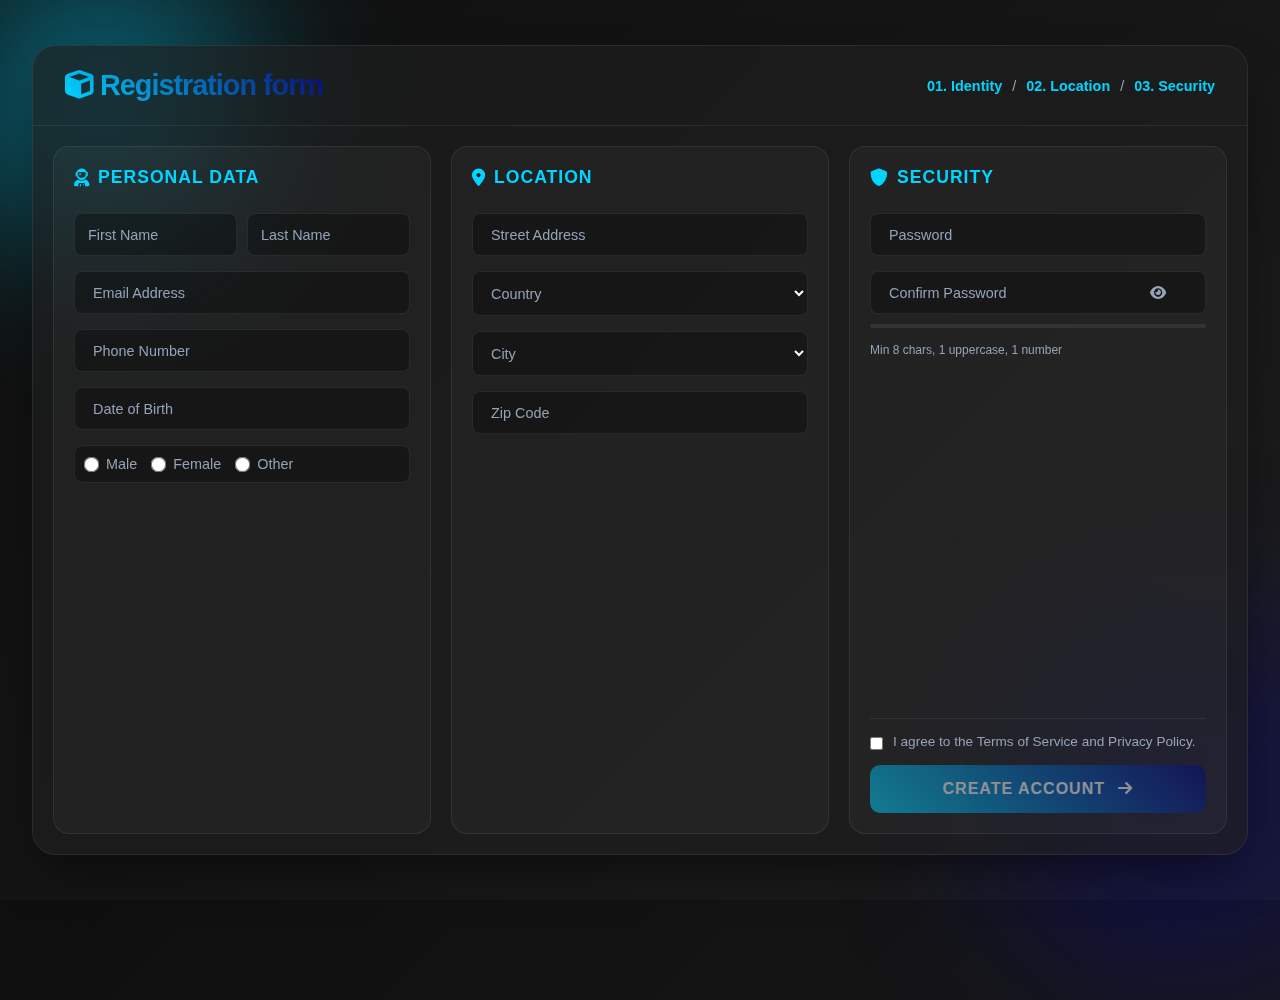
<file: web-source/index.html>
<!DOCTYPE html>
<html lang="en">
<head>
    <meta charset="UTF-8">
    <meta name="viewport" content="width=device-width, initial-scale=1.0">
    <title>Registration Dashboard</title>
    <link href="https://cdnjs.cloudflare.com/ajax/libs/font-awesome/6.0.0/css/all.min.css" rel="stylesheet">
    <link rel="stylesheet" href="style.css">
</head>
<body>

    <div class="bg-orb orb-1"></div>
    <div class="bg-orb orb-2"></div>

    <div class="app-container">
        <header>
            <div class="logo">
                <h1><i class="fas fa-cube"></i> Registration form</h1>
            </div>
            <div class="step-indicator">
                <span class="active">01. Identity</span>
                <span>/</span>
                <span class="active">02. Location</span>
                <span>/</span>
                <span class="active">03. Security</span>
            </div>
        </header>

        <form id="registrationForm" onsubmit="handleSubmit(event)">
            
            <!-- Column 1: Personal Info -->
            <div class="col-panel">
                <h2><i class="fas fa-user-astronaut"></i> Personal Data</h2>
                
                <div class="input-group" style="display: grid; grid-template-columns: 1fr 1fr; gap: 10px;">
                    <div style="position:relative">
                        <input type="text" id="firstname" placeholder=" " required>
                        <label for="firstname" style="left:10px">First Name</label>
                        <i class="fas fa-check valid-check" style="right:10px"></i>
                    </div>
                    <div style="position:relative">
                        <input type="text" id="lastname" placeholder=" " required>
                        <label for="lastname" style="left:10px">Last Name</label>
                        <i class="fas fa-check valid-check" style="right:10px"></i>
                    </div>
                </div>
                <span class="error" id="nameError"></span>

                <div class="input-group">
                    <input type="email" id="email" placeholder=" " required>
                    <label for="email">Email Address</label>
                    <i class="fas fa-check valid-check"></i>
                </div>
                <span class="error" id="emailError"></span>

                <div class="input-group">
                    <input type="tel" id="phone" placeholder=" " required>
                    <label for="phone">Phone Number</label>
                    <i class="fas fa-check valid-check"></i>
                </div>
                <span class="error" id="phoneError"></span>

                <div class="input-group">
                    <input type="text" onfocus="(this.type='date')" onblur="(this.type='text')" id="dob" placeholder=" " required>
                    <label for="dob">Date of Birth</label>
                </div>
                <span class="error" id="dobError"></span>

                <div class="radio-group">
                    <label class="radio-item">
                        <input type="radio" name="gender" value="male" required> Male
                    </label>
                    <label class="radio-item">
                        <input type="radio" name="gender" value="female"> Female
                    </label>
                    <label class="radio-item">
                        <input type="radio" name="gender" value="other"> Other
                    </label>
                </div>
                <span class="error" id="genderError"></span>
            </div>

            <!-- Column 2: Address -->
            <div class="col-panel">
                <h2><i class="fas fa-map-marker-alt"></i> Location</h2>

                <div class="input-group">
                    <input type="text" id="address" placeholder=" " required>
                    <label for="address">Street Address</label>
                </div>
                <span class="error" id="addressError"></span>

                <div class="input-group">
                    <select id="country" required onchange="this.setAttribute('valid', 'true')">
                        <option value="" disabled selected></option>
                        <option value="us">United States</option>
                        <option value="uk">United Kingdom</option>
                        <option value="ca">Canada</option>
                        <option value="in">India</option>
                        <option value="de">Germany</option>
                        <option value="au">Australia</option>
                        <option value="fr">France</option>
                        <option value="jp">Japan</option>
                    </select>
                    <label>Country</label>
                </div>
                <span class="error" id="countryError"></span>

                <div class="input-group" id="state-group" style="display: none;">
                    <select id="state" required>
                        <option value="" disabled selected></option>
                    </select>
                    <label>State</label>
                </div>
                <span class="error" id="stateError"></span>

                <div class="input-group">
                    <select id="city" required>
                        <option value="" disabled selected></option>
                    </select>
                    <label>City</label>
                </div>
                <span class="error" id="cityError"></span>

                <div class="input-group">
                    <input type="text" id="zip" placeholder=" " required>
                    <label for="zip">Zip Code</label>
                </div>
                <span class="error" id="zipError"></span>
            </div>

            <!-- Column 3: Security & Submit -->
            <div class="col-panel">
                <h2><i class="fas fa-shield-alt"></i> Security</h2>

                <div class="input-group">
                    <input type="password" id="password" placeholder=" " required>
                    <label for="password">Password</label>
                </div>
                <span class="error" id="passwordError"></span>

                <div class="input-group">
                    <input type="password" id="confirm_password" placeholder=" " required>
                    <label for="confirm_password">Confirm Password</label>
                    <i class="fas fa-eye toggle-password" data-target="confirm_password"></i>
                </div>
                <span class="error" id="confirm_passwordError"></span>

                <div id="password-strength" style="height: 4px; background: #333; border-radius: 2px; margin-top: -5px; overflow: hidden;">
                    <div id="strength-bar" style="width: 0%; height: 100%; transition: 0.3s;"></div>
                </div>
                <small id="strengthText" style="color: var(--text-muted); font-size: 0.75rem;">Min 8 chars, 1 uppercase, 1 number</small>

                <div class="action-area">
                    <label class="terms">
                        <input type="checkbox" required>
                        <span>I agree to the Terms of Service and Privacy Policy.</span>
                    </label>
                    <span class="error" id="termsError"></span>

                    <button type="submit" class="submit-btn" disabled>
                        Create Account <i class="fas fa-arrow-right" style="margin-left: 8px;"></i>
                    </button>
                </div>
            </div>
        </form>
    </div>

    <script src="script.js"></script>
</body>
</html>
</file>
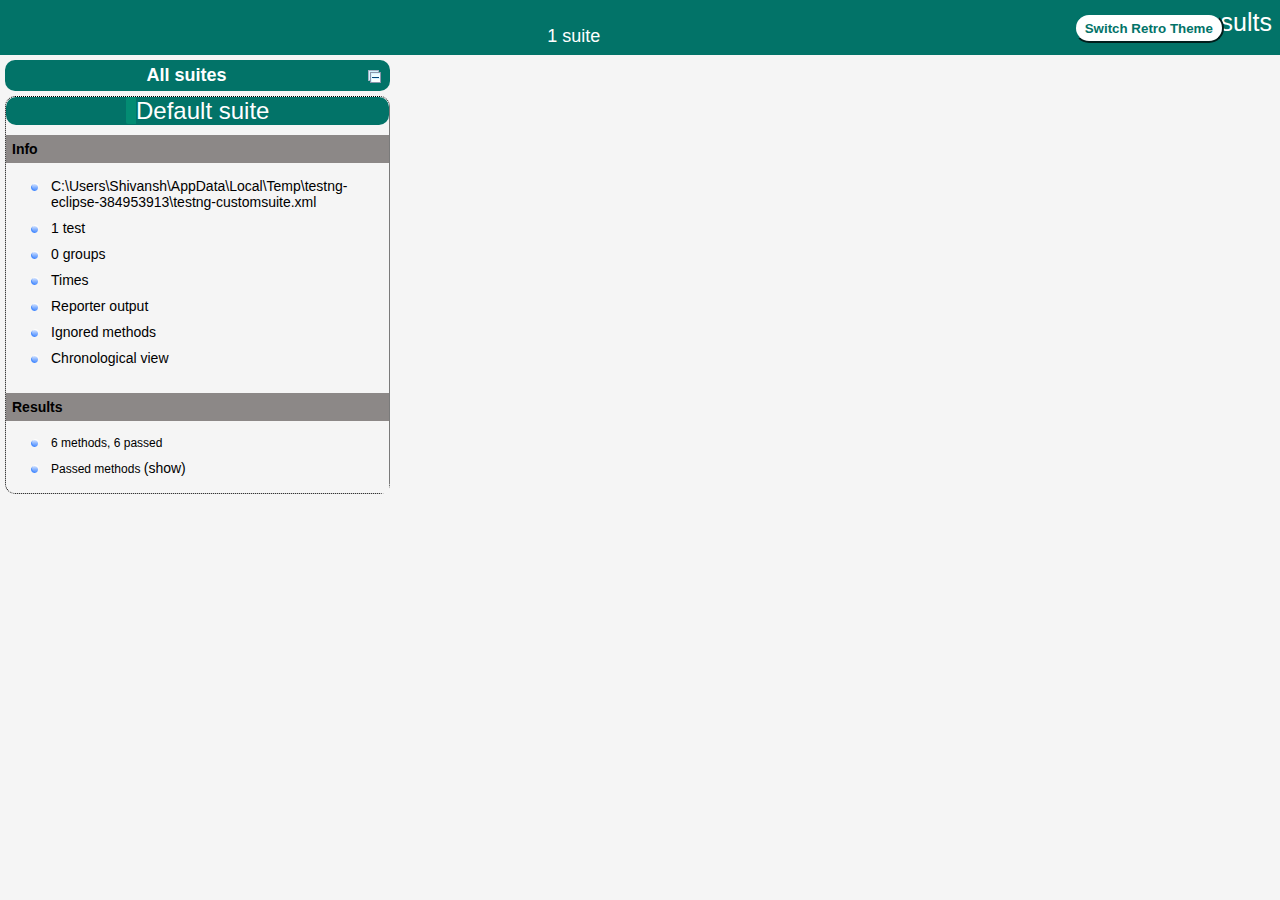
<file: automation-tests/test-output/index.html>
<!DOCTYPE html>

<html>
  <head>
  <meta charset='utf-8'>
  <title>TestNG reports</title>

    <link type="text/css" href="testng-reports1.css" rel="stylesheet" id="ultra" />
    <link type="text/css" href="testng-reports.css" rel="stylesheet" id="retro" disabled="false"/>
    <script type="text/javascript" src="jquery-3.6.0.min.js"></script>
    <script type="text/javascript" src="testng-reports.js"></script>
    <script type="text/javascript" src="https://www.google.com/jsapi"></script>
    <script type='text/javascript'>
      google.load('visualization', '1', {packages:['table']});
      google.setOnLoadCallback(drawTable);
      var suiteTableInitFunctions = new Array();
      var suiteTableData = new Array();
    </script>
    <!--
      <script type="text/javascript" src="jquery-ui/js/jquery-ui-1.8.16.custom.min.js"></script>
     -->
  </head>

  <body>    <div class="top-banner-root">
      <span class="top-banner-title-font">Test results</span>
      <button id="button" class="button">Switch Retro Theme</button> <!-- button -->
      <br/>
      <span class="top-banner-font-1">1 suite</span>
    </div> <!-- top-banner-root -->
    <div class="navigator-root">
      <div class="navigator-suite-header">
        <span>All suites</span>
        <a href="#" title="Collapse/expand all the suites" class="collapse-all-link">
          <img src="collapseall.gif" class="collapse-all-icon">
          </img> <!-- collapse-all-icon -->
        </a> <!-- collapse-all-link -->
      </div> <!-- navigator-suite-header -->
      <div class="suite">
        <div class="rounded-window">
          <div class="suite-header light-rounded-window-top">
            <a href="#" panel-name="suite-Default_suite" class="navigator-link">
              <span class="suite-name border-passed">Default suite</span>
            </a> <!-- navigator-link -->
          </div> <!-- suite-header light-rounded-window-top -->
          <div class="navigator-suite-content">
            <div class="suite-section-title">
              <span>Info</span>
            </div> <!-- suite-section-title -->
            <div class="suite-section-content">
              <ul>
                <li>
                  <a href="#" panel-name="test-xml-Default_suite" class="navigator-link ">
                    <span>C:\Users\Shivansh\AppData\Local\Temp\testng-eclipse-384953913\testng-customsuite.xml</span>
                  </a> <!-- navigator-link  -->
                </li>
                <li>
                  <a href="#" panel-name="testlist-Default_suite" class="navigator-link ">
                    <span class="test-stats">1 test</span>
                  </a> <!-- navigator-link  -->
                </li>
                <li>
                  <a href="#" panel-name="group-Default_suite" class="navigator-link ">
                    <span>0 groups</span>
                  </a> <!-- navigator-link  -->
                </li>
                <li>
                  <a href="#" panel-name="times-Default_suite" class="navigator-link ">
                    <span>Times</span>
                  </a> <!-- navigator-link  -->
                </li>
                <li>
                  <a href="#" panel-name="reporter-Default_suite" class="navigator-link ">
                    <span>Reporter output</span>
                  </a> <!-- navigator-link  -->
                </li>
                <li>
                  <a href="#" panel-name="ignored-methods-Default_suite" class="navigator-link ">
                    <span>Ignored methods</span>
                  </a> <!-- navigator-link  -->
                </li>
                <li>
                  <a href="#" panel-name="chronological-Default_suite" class="navigator-link ">
                    <span>Chronological view</span>
                  </a> <!-- navigator-link  -->
                </li>
              </ul>
            </div> <!-- suite-section-content -->
            <div class="result-section">
              <div class="suite-section-title">
                <span>Results</span>
              </div> <!-- suite-section-title -->
              <div class="suite-section-content">
                <ul>
                  <li>
                    <span class="method-stats">6 methods,   6 passed</span>
                  </li>
                  <li>
                    <span class="method-list-title passed">Passed methods</span>
                    <span class="show-or-hide-methods passed">
                      <a href="#" panel-name="suite-Default_suite" class="hide-methods passed suite-Default_suite"> (hide)</a> <!-- hide-methods passed suite-Default_suite -->
                      <a href="#" panel-name="suite-Default_suite" class="show-methods passed suite-Default_suite"> (show)</a> <!-- show-methods passed suite-Default_suite -->
                    </span>
                    <div class="method-list-content passed suite-Default_suite">
                      <span>
                        <img src="passed.png" width="3%"/>
                        <a href="#" panel-name="suite-Default_suite" title="automation.RegistrationTest" class="method navigator-link" hash-for-method="countryChange_shouldUpdateStates">countryChange_shouldUpdateStates</a> <!-- method navigator-link -->
                      </span>
                      <br/>
                      <span>
                        <img src="passed.png" width="3%"/>
                        <a href="#" panel-name="suite-Default_suite" title="automation.RegistrationTest" class="method navigator-link" hash-for-method="passwordStrength_shouldUpdateCorrectly">passwordStrength_shouldUpdateCorrectly</a> <!-- method navigator-link -->
                      </span>
                      <br/>
                      <span>
                        <img src="passed.png" width="3%"/>
                        <a href="#" panel-name="suite-Default_suite" title="automation.RegistrationTest" class="method navigator-link" hash-for-method="stateChange_shouldUpdateCities">stateChange_shouldUpdateCities</a> <!-- method navigator-link -->
                      </span>
                      <br/>
                      <span>
                        <img src="passed.png" width="3%"/>
                        <a href="#" panel-name="suite-Default_suite" title="automation.RegistrationTest" class="method navigator-link" hash-for-method="submitWithAllValidData_shouldSucceed">submitWithAllValidData_shouldSucceed</a> <!-- method navigator-link -->
                      </span>
                      <br/>
                      <span>
                        <img src="passed.png" width="3%"/>
                        <a href="#" panel-name="suite-Default_suite" title="automation.RegistrationTest" class="method navigator-link" hash-for-method="submitWithoutLastName_shouldShowError">submitWithoutLastName_shouldShowError</a> <!-- method navigator-link -->
                      </span>
                      <br/>
                      <span>
                        <img src="passed.png" width="3%"/>
                        <a href="#" panel-name="suite-Default_suite" title="automation.RegistrationTest" class="method navigator-link" hash-for-method="wrongConfirmPassword_shouldShowError">wrongConfirmPassword_shouldShowError</a> <!-- method navigator-link -->
                      </span>
                      <br/>
                    </div> <!-- method-list-content passed suite-Default_suite -->
                  </li>
                </ul>
              </div> <!-- suite-section-content -->
            </div> <!-- result-section -->
          </div> <!-- navigator-suite-content -->
        </div> <!-- rounded-window -->
      </div> <!-- suite -->
    </div> <!-- navigator-root -->
    <div class="wrapper">
      <div class="main-panel-root">
        <div panel-name="suite-Default_suite" class="panel Default_suite">
          <div class="suite-Default_suite-class-passed">
            <div class="main-panel-header rounded-window-top">
              <img src="passed.png"/>
              <span class="class-name">automation.RegistrationTest</span>
            </div> <!-- main-panel-header rounded-window-top -->
            <div class="main-panel-content rounded-window-bottom">
              <div class="method">
                <div class="method-content">
                  <a name="countryChange_shouldUpdateStates">
                  </a> <!-- countryChange_shouldUpdateStates -->
                  <span class="method-name">countryChange_shouldUpdateStates</span>
                </div> <!-- method-content -->
              </div> <!-- method -->
              <div class="method">
                <div class="method-content">
                  <a name="passwordStrength_shouldUpdateCorrectly">
                  </a> <!-- passwordStrength_shouldUpdateCorrectly -->
                  <span class="method-name">passwordStrength_shouldUpdateCorrectly</span>
                </div> <!-- method-content -->
              </div> <!-- method -->
              <div class="method">
                <div class="method-content">
                  <a name="stateChange_shouldUpdateCities">
                  </a> <!-- stateChange_shouldUpdateCities -->
                  <span class="method-name">stateChange_shouldUpdateCities</span>
                </div> <!-- method-content -->
              </div> <!-- method -->
              <div class="method">
                <div class="method-content">
                  <a name="submitWithAllValidData_shouldSucceed">
                  </a> <!-- submitWithAllValidData_shouldSucceed -->
                  <span class="method-name">submitWithAllValidData_shouldSucceed</span>
                </div> <!-- method-content -->
              </div> <!-- method -->
              <div class="method">
                <div class="method-content">
                  <a name="submitWithoutLastName_shouldShowError">
                  </a> <!-- submitWithoutLastName_shouldShowError -->
                  <span class="method-name">submitWithoutLastName_shouldShowError</span>
                </div> <!-- method-content -->
              </div> <!-- method -->
              <div class="method">
                <div class="method-content">
                  <a name="wrongConfirmPassword_shouldShowError">
                  </a> <!-- wrongConfirmPassword_shouldShowError -->
                  <span class="method-name">wrongConfirmPassword_shouldShowError</span>
                </div> <!-- method-content -->
              </div> <!-- method -->
            </div> <!-- main-panel-content rounded-window-bottom -->
          </div> <!-- suite-Default_suite-class-passed -->
        </div> <!-- panel Default_suite -->
        <div panel-name="test-xml-Default_suite" class="panel">
          <div class="main-panel-header rounded-window-top">
            <span class="header-content">C:\Users\Shivansh\AppData\Local\Temp\testng-eclipse-384953913\testng-customsuite.xml</span>
          </div> <!-- main-panel-header rounded-window-top -->
          <div class="main-panel-content rounded-window-bottom">
            <pre>
&lt;?xml version=&quot;1.0&quot; encoding=&quot;UTF-8&quot;?&gt;
&lt;!DOCTYPE suite SYSTEM &quot;https://testng.org/testng-1.0.dtd&quot;&gt;
&lt;suite name=&quot;Default suite&quot; guice-stage=&quot;DEVELOPMENT&quot;&gt;
  &lt;test thread-count=&quot;5&quot; name=&quot;Default test&quot; verbose=&quot;2&quot;&gt;
    &lt;classes&gt;
      &lt;class name=&quot;automation.RegistrationTest&quot;/&gt;
    &lt;/classes&gt;
  &lt;/test&gt; &lt;!-- Default test --&gt;
&lt;/suite&gt; &lt;!-- Default suite --&gt;
            </pre>
          </div> <!-- main-panel-content rounded-window-bottom -->
        </div> <!-- panel -->
        <div panel-name="testlist-Default_suite" class="panel">
          <div class="main-panel-header rounded-window-top">
            <span class="header-content">Tests for Default suite</span>
          </div> <!-- main-panel-header rounded-window-top -->
          <div class="main-panel-content rounded-window-bottom">
            <ul>
              <li>
                <span class="test-name">Default test (1 class)</span>
              </li>
            </ul>
          </div> <!-- main-panel-content rounded-window-bottom -->
        </div> <!-- panel -->
        <div panel-name="group-Default_suite" class="panel">
          <div class="main-panel-header rounded-window-top">
            <span class="header-content">Groups for Default suite</span>
          </div> <!-- main-panel-header rounded-window-top -->
          <div class="main-panel-content rounded-window-bottom">
          </div> <!-- main-panel-content rounded-window-bottom -->
        </div> <!-- panel -->
        <div panel-name="times-Default_suite" class="panel">
          <div class="main-panel-header rounded-window-top">
            <span class="header-content">Times for Default suite</span>
          </div> <!-- main-panel-header rounded-window-top -->
          <div class="main-panel-content rounded-window-bottom">
            <div class="times-div">
              <script type="text/javascript">
suiteTableInitFunctions.push('tableData_Default_suite');
function tableData_Default_suite() {
var data = new google.visualization.DataTable();
data.addColumn('number', 'Number');
data.addColumn('string', 'Method');
data.addColumn('string', 'Class');
data.addColumn('number', 'Time (ms)');
data.addRows(6);
data.setCell(0, 0, 0)
data.setCell(0, 1, 'submitWithAllValidData_shouldSucceed')
data.setCell(0, 2, 'automation.RegistrationTest')
data.setCell(0, 3, 5235);
data.setCell(1, 0, 1)
data.setCell(1, 1, 'passwordStrength_shouldUpdateCorrectly')
data.setCell(1, 2, 'automation.RegistrationTest')
data.setCell(1, 3, 4933);
data.setCell(2, 0, 2)
data.setCell(2, 1, 'wrongConfirmPassword_shouldShowError')
data.setCell(2, 2, 'automation.RegistrationTest')
data.setCell(2, 3, 4846);
data.setCell(3, 0, 3)
data.setCell(3, 1, 'submitWithoutLastName_shouldShowError')
data.setCell(3, 2, 'automation.RegistrationTest')
data.setCell(3, 3, 4042);
data.setCell(4, 0, 4)
data.setCell(4, 1, 'stateChange_shouldUpdateCities')
data.setCell(4, 2, 'automation.RegistrationTest')
data.setCell(4, 3, 3823);
data.setCell(5, 0, 5)
data.setCell(5, 1, 'countryChange_shouldUpdateStates')
data.setCell(5, 2, 'automation.RegistrationTest')
data.setCell(5, 3, 2821);
window.suiteTableData['Default_suite']= { tableData: data, tableDiv: 'times-div-Default_suite'}
return data;
}
              </script>
              <span class="suite-total-time">Total running time: 25 seconds</span>
              <div id="times-div-Default_suite">
              </div> <!-- times-div-Default_suite -->
            </div> <!-- times-div -->
          </div> <!-- main-panel-content rounded-window-bottom -->
        </div> <!-- panel -->
        <div panel-name="reporter-Default_suite" class="panel">
          <div class="main-panel-header rounded-window-top">
            <span class="header-content">Reporter output for Default suite</span>
          </div> <!-- main-panel-header rounded-window-top -->
          <div class="main-panel-content rounded-window-bottom">
          </div> <!-- main-panel-content rounded-window-bottom -->
        </div> <!-- panel -->
        <div panel-name="ignored-methods-Default_suite" class="panel">
          <div class="main-panel-header rounded-window-top">
            <span class="header-content">0 ignored methods</span>
          </div> <!-- main-panel-header rounded-window-top -->
          <div class="main-panel-content rounded-window-bottom">
          </div> <!-- main-panel-content rounded-window-bottom -->
        </div> <!-- panel -->
        <div panel-name="chronological-Default_suite" class="panel">
          <div class="main-panel-header rounded-window-top">
            <span class="header-content">Methods in chronological order</span>
          </div> <!-- main-panel-header rounded-window-top -->
          <div class="main-panel-content rounded-window-bottom">
            <div class="chronological-class">
              <div class="chronological-class-name">automation.RegistrationTest</div> <!-- chronological-class-name -->
              <div class="configuration-method before">
                <span class="method-name">setup</span>
                <span class="method-start">0 ms</span>
              </div> <!-- configuration-method before -->
              <div class="test-method">
                <span class="method-name">countryChange_shouldUpdateStates</span>
                <span class="method-start">2378 ms</span>
              </div> <!-- test-method -->
              <div class="configuration-method after">
                <span class="method-name">tearDown</span>
                <span class="method-start">5202 ms</span>
              </div> <!-- configuration-method after -->
              <div class="configuration-method before">
                <span class="method-name">setup</span>
                <span class="method-start">5456 ms</span>
              </div> <!-- configuration-method before -->
              <div class="test-method">
                <span class="method-name">passwordStrength_shouldUpdateCorrectly</span>
                <span class="method-start">6116 ms</span>
              </div> <!-- test-method -->
              <div class="configuration-method after">
                <span class="method-name">tearDown</span>
                <span class="method-start">11050 ms</span>
              </div> <!-- configuration-method after -->
              <div class="configuration-method before">
                <span class="method-name">setup</span>
                <span class="method-start">11282 ms</span>
              </div> <!-- configuration-method before -->
              <div class="test-method">
                <span class="method-name">stateChange_shouldUpdateCities</span>
                <span class="method-start">11943 ms</span>
              </div> <!-- test-method -->
              <div class="configuration-method after">
                <span class="method-name">tearDown</span>
                <span class="method-start">15768 ms</span>
              </div> <!-- configuration-method after -->
              <div class="configuration-method before">
                <span class="method-name">setup</span>
                <span class="method-start">15988 ms</span>
              </div> <!-- configuration-method before -->
              <div class="test-method">
                <span class="method-name">submitWithAllValidData_shouldSucceed</span>
                <span class="method-start">16631 ms</span>
              </div> <!-- test-method -->
              <div class="configuration-method after">
                <span class="method-name">tearDown</span>
                <span class="method-start">21868 ms</span>
              </div> <!-- configuration-method after -->
              <div class="configuration-method before">
                <span class="method-name">setup</span>
                <span class="method-start">22096 ms</span>
              </div> <!-- configuration-method before -->
              <div class="test-method">
                <span class="method-name">submitWithoutLastName_shouldShowError</span>
                <span class="method-start">22742 ms</span>
              </div> <!-- test-method -->
              <div class="configuration-method after">
                <span class="method-name">tearDown</span>
                <span class="method-start">26786 ms</span>
              </div> <!-- configuration-method after -->
              <div class="configuration-method before">
                <span class="method-name">setup</span>
                <span class="method-start">27017 ms</span>
              </div> <!-- configuration-method before -->
              <div class="test-method">
                <span class="method-name">wrongConfirmPassword_shouldShowError</span>
                <span class="method-start">27664 ms</span>
              </div> <!-- test-method -->
              <div class="configuration-method after">
                <span class="method-name">tearDown</span>
                <span class="method-start">32511 ms</span>
              </div> <!-- configuration-method after -->
          </div> <!-- main-panel-content rounded-window-bottom -->
        </div> <!-- panel -->
      </div> <!-- main-panel-root -->
    </div> <!-- wrapper -->
  </body>
<script type="text/javascript" src="testng-reports2.js"></script>
</html>
</file>
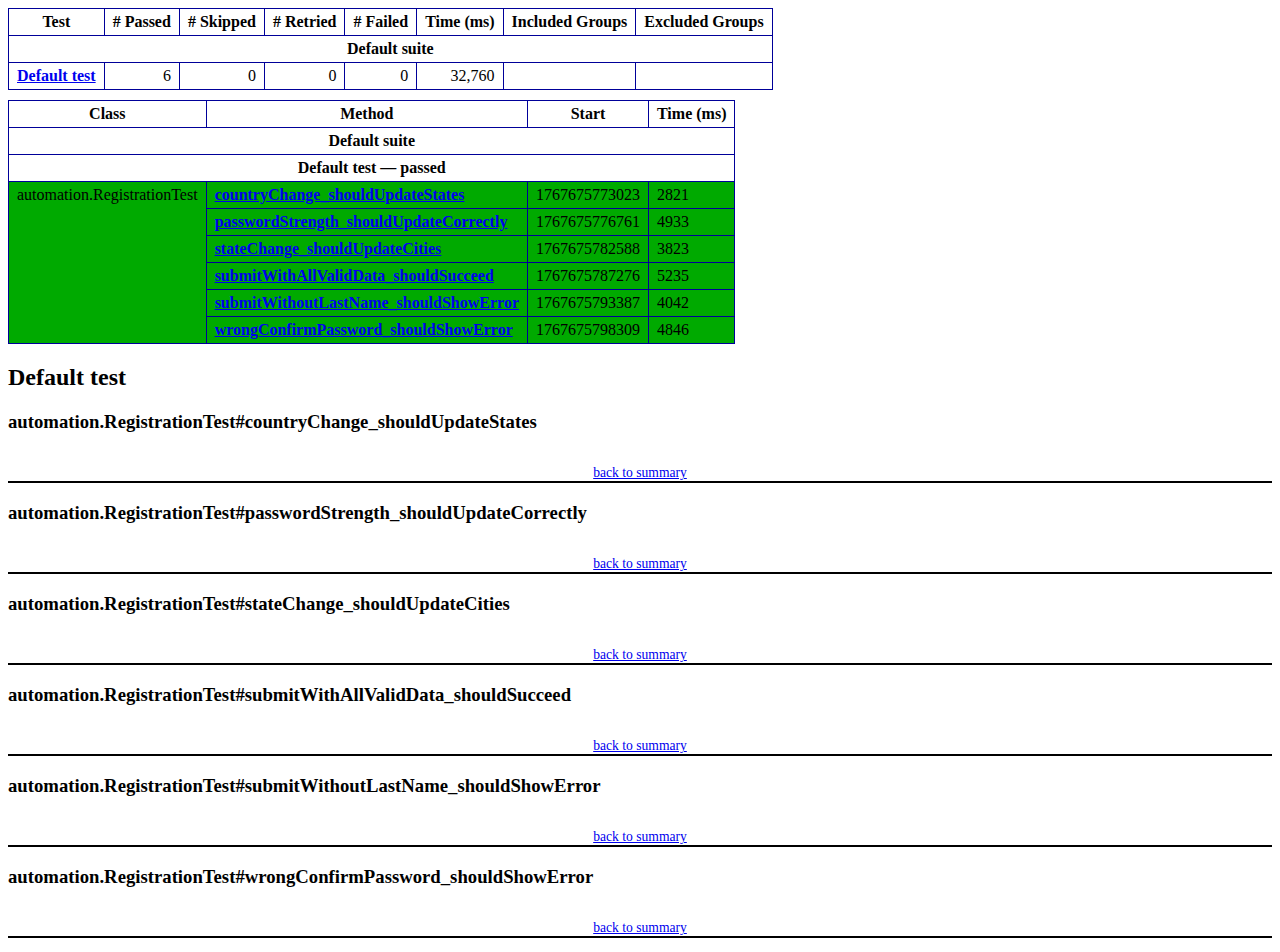
<file: automation-tests/test-output/emailable-report.html>
<!DOCTYPE html PUBLIC "-//W3C//DTD XHTML 1.1//EN" "https://www.w3.org/TR/xhtml11/DTD/xhtml11.dtd">
<html xmlns="https://www.w3.org/1999/xhtml">
<head>
<meta http-equiv="content-type" content="text/html; charset=UTF-8"/>
<title>TestNG Report</title>
<style type="text/css">table {margin-bottom:10px;border-collapse:collapse;empty-cells:show}th,td {border:1px solid #009;padding:.25em .5em}th {vertical-align:bottom}td {vertical-align:top}table a {font-weight:bold}.stripe td {background-color: #E6EBF9}.num {text-align:right}.passedodd td {background-color: #3F3}.passedeven td {background-color: #0A0}.skippedodd td {background-color: #DDD}.skippedeven td {background-color: #CCC}.failedodd td,.attn {background-color: #F33}.failedeven td,.stripe .attn {background-color: #D00}.stacktrace {white-space:pre;font-family:monospace}.totop {font-size:85%;text-align:center;border-bottom:2px solid #000}.invisible {display:none}</style>
</head>
<body>
<table>
<tr><th>Test</th><th># Passed</th><th># Skipped</th><th># Retried</th><th># Failed</th><th>Time (ms)</th><th>Included Groups</th><th>Excluded Groups</th></tr>
<tr><th colspan="8">Default suite</th></tr>
<tr><td><a href="#t0">Default test</a></td><td class="num">6</td><td class="num">0</td><td class="num">0</td><td class="num">0</td><td class="num">32,760</td><td></td><td></td></tr>
</table>
<table id='summary'><thead><tr><th>Class</th><th>Method</th><th>Start</th><th>Time (ms)</th></tr></thead><tbody><tr><th colspan="4">Default suite</th></tr></tbody><tbody id="t0"><tr><th colspan="4">Default test &#8212; passed</th></tr><tr class="passedeven"><td rowspan="6">automation.RegistrationTest</td><td><a href="#m0">countryChange_shouldUpdateStates</a></td><td rowspan="1">1767675773023</td><td rowspan="1">2821</td></tr><tr class="passedeven"><td><a href="#m1">passwordStrength_shouldUpdateCorrectly</a></td><td rowspan="1">1767675776761</td><td rowspan="1">4933</td></tr><tr class="passedeven"><td><a href="#m2">stateChange_shouldUpdateCities</a></td><td rowspan="1">1767675782588</td><td rowspan="1">3823</td></tr><tr class="passedeven"><td><a href="#m3">submitWithAllValidData_shouldSucceed</a></td><td rowspan="1">1767675787276</td><td rowspan="1">5235</td></tr><tr class="passedeven"><td><a href="#m4">submitWithoutLastName_shouldShowError</a></td><td rowspan="1">1767675793387</td><td rowspan="1">4042</td></tr><tr class="passedeven"><td><a href="#m5">wrongConfirmPassword_shouldShowError</a></td><td rowspan="1">1767675798309</td><td rowspan="1">4846</td></tr></tbody>
</table>
<h2>Default test</h2><h3 id="m0">automation.RegistrationTest#countryChange_shouldUpdateStates</h3><table class="result"><tr><th class="invisible"/></tr></table><p class="totop"><a href="#summary">back to summary</a></p>
<h3 id="m1">automation.RegistrationTest#passwordStrength_shouldUpdateCorrectly</h3><table class="result"><tr><th class="invisible"/></tr></table><p class="totop"><a href="#summary">back to summary</a></p>
<h3 id="m2">automation.RegistrationTest#stateChange_shouldUpdateCities</h3><table class="result"><tr><th class="invisible"/></tr></table><p class="totop"><a href="#summary">back to summary</a></p>
<h3 id="m3">automation.RegistrationTest#submitWithAllValidData_shouldSucceed</h3><table class="result"><tr><th class="invisible"/></tr></table><p class="totop"><a href="#summary">back to summary</a></p>
<h3 id="m4">automation.RegistrationTest#submitWithoutLastName_shouldShowError</h3><table class="result"><tr><th class="invisible"/></tr></table><p class="totop"><a href="#summary">back to summary</a></p>
<h3 id="m5">automation.RegistrationTest#wrongConfirmPassword_shouldShowError</h3><table class="result"><tr><th class="invisible"/></tr></table><p class="totop"><a href="#summary">back to summary</a></p>
</body>
</html>
</file>
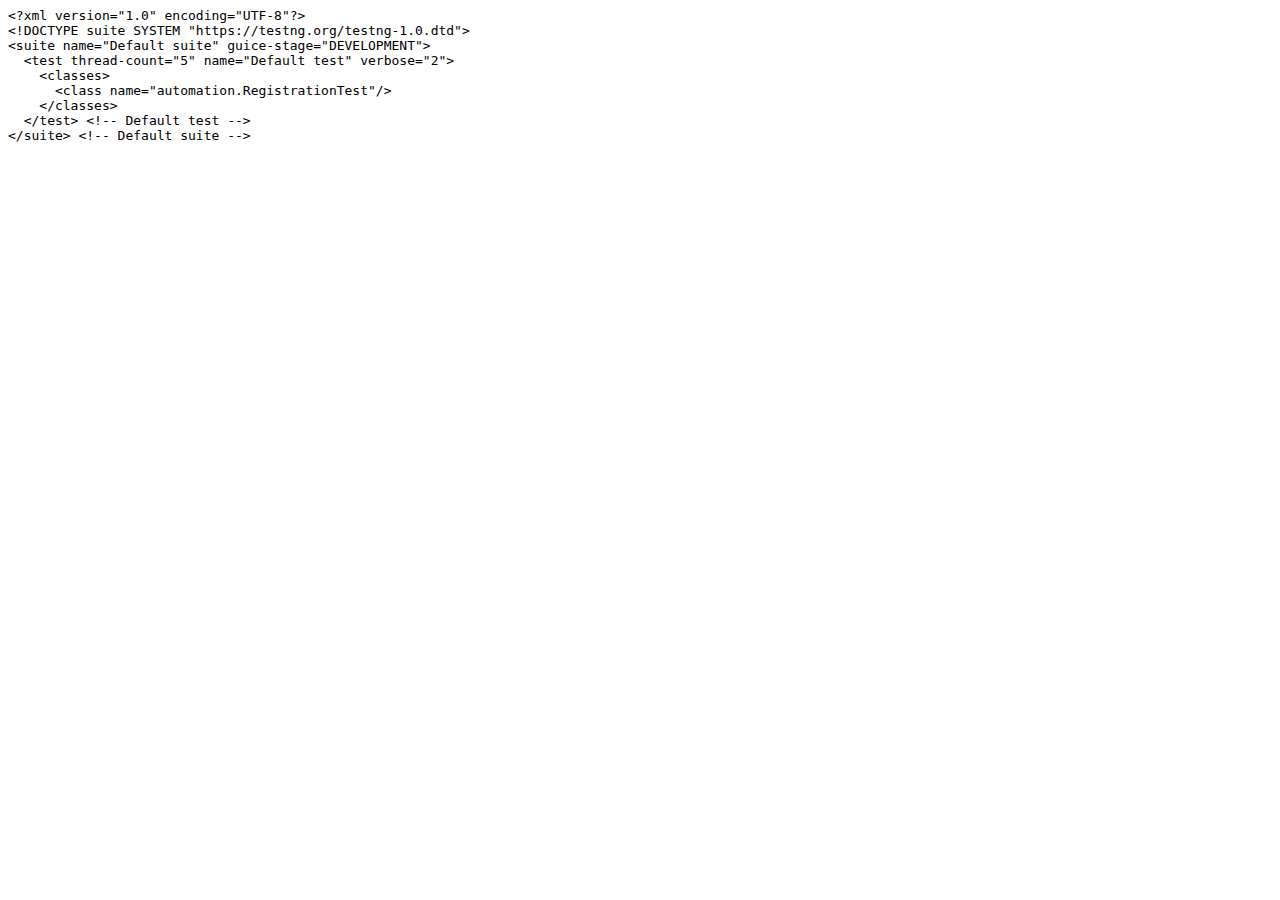
<file: automation-tests/test-output/old/Default suite/testng.xml.html>
<html><head><title>testng.xml for Default suite</title></head><body><tt>&lt;?xml&nbsp;version="1.0"&nbsp;encoding="UTF-8"?&gt;<br/>&lt;!DOCTYPE&nbsp;suite&nbsp;SYSTEM&nbsp;"https://testng.org/testng-1.0.dtd"&gt;<br/>&lt;suite&nbsp;name="Default&nbsp;suite"&nbsp;guice-stage="DEVELOPMENT"&gt;<br/>&nbsp;&nbsp;&lt;test&nbsp;thread-count="5"&nbsp;name="Default&nbsp;test"&nbsp;verbose="2"&gt;<br/>&nbsp;&nbsp;&nbsp;&nbsp;&lt;classes&gt;<br/>&nbsp;&nbsp;&nbsp;&nbsp;&nbsp;&nbsp;&lt;class&nbsp;name="automation.RegistrationTest"/&gt;<br/>&nbsp;&nbsp;&nbsp;&nbsp;&lt;/classes&gt;<br/>&nbsp;&nbsp;&lt;/test&gt;&nbsp;&lt;!--&nbsp;Default&nbsp;test&nbsp;--&gt;<br/>&lt;/suite&gt;&nbsp;&lt;!--&nbsp;Default&nbsp;suite&nbsp;--&gt;<br/></tt></body></html>
</file>
<file: automation-tests/test-output/testng-reports1.css>
body {
    background-color: whitesmoke;
    margin: 0 0 5px 5px;
}
ul {
     margin-top: 10px;
     margin-left:-10px;
}
 li {
     font-family: "Helvetica Neue", Helvetica, Arial, sans-serif;
     padding:5px 5px;
 }
 a {
     text-decoration: none;
     color: black;
     font-size: 14px;
 }

 a:hover {
    color:black ;
    text-decoration: underline;
 }

 .navigator-selected {
     /* #ffa500; Mouse hover color after click Orange.*/
     background:#027368
 }

 .wrapper {
     position: absolute;
     top: 60px;
     bottom: 0;
     left: 400px;
     right: 0;
     margin-right:9px;
     overflow: auto;/*imortant*/
 }

 .navigator-root {
     position: absolute;
     top: 60px;
     bottom: 0;
     left: 0;
     width: 400px;
     overflow-y: auto;/*important*/
 }

 .suite {
     margin: -5px 10px 10px 5px;
     background-color: whitesmoke ;/*Colour of the left bside box*/
 }

 .suite-name {
     font-size: 24px;
     font-family: "Helvetica Neue", Helvetica, Arial, sans-serif;/*All TEST SUITE*/
     color: white;
 }

 .main-panel-header {
     padding: 5px;
     background-color: #027368; /*afeeee*/;
     font-family: "Helvetica Neue", Helvetica, Arial, sans-serif;
     color:white;
     font-size: 18px;
 }

 .main-panel-content {
     padding: 5px;
     margin-bottom: 10px;
     background-color: #CCD0D1; /*d0ffff*/; /*Belongs to backGround of rightSide boxes*/
 }

 .rounded-window {
     border-style: dotted;
     border-width: 1px;/*Border of left Side box*/
     background-color: whitesmoke;
     border-radius: 10px;
 }

 .rounded-window-top {
     border-top-right-radius: 10px 10px;
     border-top-left-radius: 10px 10px;
     border-style: solid;
     border-width: 1px;
     overflow: auto;/*Top of RightSide box*/
 }

 .light-rounded-window-top {
     background-color: #027368;
     padding-left:120px;
     border-radius: 10px;

 }

 .rounded-window-bottom {
     border-bottom-right-radius: 10px 10px;
     border-bottom-left-radius: 10px 10px;
     overflow: auto;/*Bottom of rightSide box*/
 }

 .method-name {
     font-size: 14px;
     font-family: "Helvetica Neue", Helvetica, Arial, sans-serif;
     font-weight: bold;
 }

 .method-content {
     border-style: solid;
     border-width: 0 0 1px 0;
     margin-bottom: 10px;
     padding-bottom: 5px;
     width: 100%;
 }

 .parameters {
     font-size: 14px;
     font-family: "Helvetica Neue", Helvetica, Arial, sans-serif;
 }

 .stack-trace {
     white-space: pre;
     font-family: "Helvetica Neue", Helvetica, Arial, sans-serif;
     font-size: 12px;
     font-weight: bold;
     margin-top: 0;
     margin-left: 20px; /*Error Stack Trace Message*/
 }

 .testng-xml {
    font-family: "Helvetica Neue", Helvetica, Arial, sans-serif;
 }

 .method-list-content {
     margin-left: 10px;
 }

 .navigator-suite-content {
     margin-left: 10px;
     font: 12px 'Lucida Grande';
 }

 .suite-section-title {
     font-family: "Helvetica Neue", Helvetica, Arial, sans-serif;
     font-size: 14px;
     font-weight:bold;
     background-color: #8C8887;
     margin-left: -10px;
     margin-top:10px;
     padding:6px;
 }

 .suite-section-content {
     list-style-image: url(bullet_point.png);
     background-color: whitesmoke;
     font-family: "Helvetica Neue", Helvetica, Arial, sans-serif;
     overflow: hidden;
 }

 .top-banner-root {
     position: absolute;
     top: 0;
     height: 45px;
     left: 0;
     right: 0;
     padding: 5px;
     margin: 0 0 5px 0;
     background-color: #027368;
     font-family: "Helvetica Neue", Helvetica, Arial, sans-serif;
     font-size: 18px;
     color: #fff;
     text-align: center;/*Belongs to the Top of Report*//*Status: - Completed*/
 }

 .top-banner-title-font {
     font-size: 25px;
     font-family: "Helvetica Neue", Helvetica, Arial, sans-serif;
     padding: 3px;
     float: right;
 }

 .test-name {
     font-family: "Helvetica Neue", Helvetica, Arial, sans-serif;
     font-size: 16px;
 }

 .suite-icon {
     padding: 5px;
     float: right;
     height: 20px;
 }

 .test-group {
     font: 20px 'Lucida Grande';
     margin: 5px 5px 10px 5px;
     border-width: 0 0 1px 0;
     border-style: solid;
     padding: 5px;
 }

 .test-group-name {
     font-weight: bold;
 }

 .method-in-group {
     font-size: 16px;
     margin-left: 80px;
 }

 table.google-visualization-table-table {
     width: 100%;
 }

 .reporter-method-name {
     font-size: 14px;
     font-family: "Helvetica Neue", Helvetica, Arial, sans-serif;
 }

 .reporter-method-output-div {
     padding: 5px;
     margin: 0 0 5px 20px;
     font-size: 12px;
     font-family: "Helvetica Neue", Helvetica, Arial, sans-serif;
     border-width: 0 0 0 1px;
     border-style: solid;
 }

 .ignored-class-div {
     font-size: 14px;
     font-family: "Helvetica Neue", Helvetica, Arial, sans-serif;
 }

 .ignored-methods-div {
     padding: 5px;
     margin: 0 0 5px 20px;
     font-size: 12px;
     font-family: "Helvetica Neue", Helvetica, Arial, sans-serif;
     border-width: 0 0 0 1px;
     border-style: solid;
 }

 .border-failed {
    border-radius:2px;
     border-style: solid;
     border-width: 0 0 0 10px;
     border-color: #F20505;
 }

 .border-skipped {
     border-radius:2px;
     border-style: solid;
     border-width: 0 0 0 10px;
     border-color: #F2BE22;
 }

 .border-passed {
     border-radius:2px;
     border-style: solid;
     border-width: 0 0 0 10px;
     border-color: #038C73;
 }

 .times-div {
     text-align: center;
     padding: 5px;
 }

 .suite-total-time {
     font: 16px 'Lucida Grande';
 }

 .configuration-suite {
     margin-left: 20px;
 }

 .configuration-test {
     margin-left: 40px;
 }

 .configuration-class {
     margin-left: 60px;
 }

 .configuration-method {
     margin-left: 80px;
 }

 .test-method {
     margin-left: 100px;
 }

 .chronological-class {
     background-color: #CCD0D1;
     border-width: 0 0 1px 1px;/*Chronological*/
 }

 .method-start {
     float: right;
 }

 .chronological-class-name {
     padding: 0 0 0 5px;
     margin-top:5px;
     font-family: "Helvetica Neue", Helvetica, Arial, sans-serif;
     color: #008;
 }

 .after, .before, .test-method {
     font-family: "Helvetica Neue", Helvetica, Arial, sans-serif;
     font-size: 14px;
     margin-top:5px;
 }

 .navigator-suite-header {
     font-size: 18px;
     margin: 0px 10px 10px 5px;
     padding: 5px;
     border-radius: 10px;
     background-color: #027368;
     color: white;
     font-weight:bold;
     font-family: "Helvetica Neue", Helvetica, Arial, sans-serif;
     text-align: center; /*All Suites on top of left box*//*Status: -Completed*/
 }

 .collapse-all-icon {
     padding: 3px;
     float: right;
 }
 .button{
    position: absolute;
    margin-left:500px;
    margin-top:8px;
    background-color: white;
    color:#027368;
    font-family: "Helvetica Neue", Helvetica, Arial, sans-serif;
    font-weight:bold;
    border-color:#027368;
    border-radius:25px;
    cursor: pointer;
    height:30px;
    width:150px;
    outline: none;
}
/*Author: - Akhil Gullapalli*/
</file>
<file: automation-tests/test-output/testng-reports.css>
body {
    margin: 0 0 5px 5px;
}

ul {
    margin: 0;
}

li {
    list-style-type: none;
}

a {
    text-decoration: none;
}

a:hover {
    text-decoration: underline;
}

.navigator-selected {
    background: #ffa500;
}

.wrapper {
    position: absolute;
    top: 60px;
    bottom: 0;
    left: 400px;
    right: 0;
    overflow: auto;
}

.navigator-root {
    position: absolute;
    top: 60px;
    bottom: 0;
    left: 0;
    width: 400px;
    overflow-y: auto;
}

.suite {
    margin: 0 10px 10px 0;
    background-color: #fff8dc;
}

.suite-name {
    padding-left: 10px;
    font-size: 25px;
    font-family: Times, sans-serif;
}

.main-panel-header {
    padding: 5px;
    background-color: #9FB4D9; /*afeeee*/;
    font-family: monospace;
    font-size: 18px;
}

.main-panel-content {
    padding: 5px;
    margin-bottom: 10px;
    background-color: #DEE8FC; /*d0ffff*/;
}

.rounded-window {
    border-radius: 10px;
    border-style: solid;
    border-width: 1px;
}

.rounded-window-top {
    border-top-right-radius: 10px 10px;
    border-top-left-radius: 10px 10px;
    border-style: solid;
    border-width: 1px;
    overflow: auto;
}

.light-rounded-window-top {
    border-top-right-radius: 10px 10px;
    border-top-left-radius: 10px 10px;
}

.rounded-window-bottom {
    border-style: solid;
    border-width: 0 1px 1px 1px;
    border-bottom-right-radius: 10px 10px;
    border-bottom-left-radius: 10px 10px;
    overflow: auto;
}

.method-name {
    font-size: 12px;
    font-family: monospace;
}

.method-content {
    border-style: solid;
    border-width: 0 0 1px 0;
    margin-bottom: 10px;
    padding-bottom: 5px;
    width: 80%;
}

.parameters {
    font-size: 14px;
    font-family: monospace;
}

.stack-trace {
    white-space: pre;
    font-family: monospace;
    font-size: 12px;
    font-weight: bold;
    margin-top: 0;
    margin-left: 20px;
}

.testng-xml {
    font-family: monospace;
}

.method-list-content {
    margin-left: 10px;
}

.navigator-suite-content {
    margin-left: 10px;
    font: 12px 'Lucida Grande';
}

.suite-section-title {
    margin-top: 10px;
    width: 80%;
    border-style: solid;
    border-width: 1px 0 0 0;
    font-family: Times, sans-serif;
    font-size: 18px;
    font-weight: bold;
}

.suite-section-content {
    list-style-image: url(bullet_point.png);
}

.top-banner-root {
    position: absolute;
    top: 0;
    height: 45px;
    left: 0;
    right: 0;
    padding: 5px;
    margin: 0 0 5px 0;
    background-color: #0066ff;
    font-family: Times, sans-serif;
    color: #fff;
    text-align: center;
}
.button{
    position: absolute;
    margin-left:500px;
    margin-top:8px;
    background-color: white;
    color:#0066ff;
    font-family: "Helvetica Neue", Helvetica, Arial, sans-serif;
    font-weight:bold;
    border-color:#0066ff ;
    border-radius:25px;
    cursor: pointer;
    height:30px;
    width:150px;
    outline:none;

}

.top-banner-title-font {
    font-size: 25px;
}

.test-name {
    font-family: 'Lucida Grande', sans-serif;
    font-size: 16px;
}

.suite-icon {
    padding: 5px;
    float: right;
    height: 20px;
}

.test-group {
    font: 20px 'Lucida Grande';
    margin: 5px 5px 10px 5px;
    border-width: 0 0 1px 0;
    border-style: solid;
    padding: 5px;
}

.test-group-name {
    font-weight: bold;
}

.method-in-group {
    font-size: 16px;
    margin-left: 80px;
}

table.google-visualization-table-table {
    width: 100%;
}

.reporter-method-name {
    font-size: 14px;
    font-family: monospace;
}

.reporter-method-output-div {
    padding: 5px;
    margin: 0 0 5px 20px;
    font-size: 12px;
    font-family: monospace;
    border-width: 0 0 0 1px;
    border-style: solid;
}

.ignored-class-div {
    font-size: 14px;
    font-family: monospace;
}

.ignored-methods-div {
    padding: 5px;
    margin: 0 0 5px 20px;
    font-size: 12px;
    font-family: monospace;
    border-width: 0 0 0 1px;
    border-style: solid;
}

.border-failed {
    border-top-left-radius: 10px 10px;
    border-bottom-left-radius: 10px 10px;
    border-style: solid;
    border-width: 0 0 0 10px;
    border-color: #f00;
}

.border-skipped {
    border-top-left-radius: 10px 10px;
    border-bottom-left-radius: 10px 10px;
    border-style: solid;
    border-width: 0 0 0 10px;
    border-color: #edc600;
}

.border-passed {
    border-top-left-radius: 10px 10px;
    border-bottom-left-radius: 10px 10px;
    border-style: solid;
    border-width: 0 0 0 10px;
    border-color: #19f52d;
}

.times-div {
    text-align: center;
    padding: 5px;
}

.suite-total-time {
    font: 16px 'Lucida Grande';
}

.configuration-suite {
    margin-left: 20px;
}

.configuration-test {
    margin-left: 40px;
}

.configuration-class {
    margin-left: 60px;
}

.configuration-method {
    margin-left: 80px;
}

.test-method {
    margin-left: 100px;
}

.chronological-class {
    background-color: skyblue;
    border-style: solid;
    border-width: 0 0 1px 1px;
}

.method-start {
    float: right;
}

.chronological-class-name {
    padding: 0 0 0 5px;
    color: #008;
}

.after, .before, .test-method {
    font-family: monospace;
    font-size: 14px;
}

.navigator-suite-header {
    font-size: 22px;
    margin: 0 10px 5px 0;
    background-color: #deb887;
    text-align: center;
}

.collapse-all-icon {
    padding: 5px;
    float: right;
}
/*retro Theme*/
</file>
<file: web-source/style.css>
/* ===== Variables & Reset ===== */
:root {
    --bg-gradient: linear-gradient(135deg, #0f0f0f 0%, #151515 50%, #1e1e1e 100%);
    --glass-bg: rgba(30, 30, 30, 0.65);
    --glass-border: rgba(255, 255, 255, 0.08);
    --accent-gradient: linear-gradient(45deg, #00d4ff, #090979);
    --text-main: #e2e8f0;
    --text-muted: #94a3b8;
    --input-bg: rgba(0, 0, 0, 0.3);
    --danger: #ff4757;
    --success: #2ed573;
}

* {
    box-sizing: border-box;
    margin: 0;
    padding: 0;
}

body {
    font-family: 'Segoe UI', Roboto, Helvetica, Arial, sans-serif;
    background: var(--bg-gradient);
    color: var(--text-main);
    height: 100vh; /* Critical for no-scroll */
    overflow: hidden; /* Prevents body scroll */
    display: flex;
    flex-direction: column;
    justify-content: center;
}

/* ===== Background Animation ===== */
.bg-orb {
    position: absolute;
    border-radius: 50%;
    filter: blur(80px);
    opacity: 0.4;
    z-index: -1;
    animation: orbFloat 20s infinite linear;
}
.orb-1 { width: 300px; height: 300px; background: #00d4ff; top: -50px; left: -50px; }
.orb-2 { width: 400px; height: 400px; background: #090979; bottom: -100px; right: -100px; animation-delay: -5s; }

@keyframes orbFloat {
    0% { transform: translate(0, 0); }
    50% { transform: translate(30px, 50px); }
    100% { transform: translate(0, 0); }
}

/* ===== Main Container ===== */
.app-container {
    width: 95%;
    max-width: 1400px;
    height: 90vh; /* fits comfortably within screen */
    margin: 0 auto;
    background: var(--glass-bg);
    backdrop-filter: blur(20px);
    -webkit-backdrop-filter: blur(20px);
    border: 1px solid var(--glass-border);
    border-radius: 24px;
    box-shadow: 0 25px 50px -12px rgba(0, 0, 0, 0.5);
    display: flex;
    flex-direction: column;
    overflow: hidden;
    animation: scaleIn 0.8s cubic-bezier(0.2, 0.8, 0.2, 1);
}

/* ===== Header ===== */
header {
    padding: 1.5rem 2rem;
    border-bottom: 1px solid var(--glass-border);
    display: flex;
    justify-content: space-between;
    align-items: center;
    height: 80px;
    flex-shrink: 0;
}

.logo h1 {
    font-size: 1.8rem;
    background: var(--accent-gradient);
    -webkit-background-clip: text;
    -webkit-text-fill-color: transparent;
    font-weight: 800;
    letter-spacing: -1px;
}

.step-indicator {
    display: flex;
    gap: 10px;
    font-size: 0.9rem;
    color: var(--text-muted);
}

.step-indicator span.active {
    color: #00d4ff;
    font-weight: 600;
}

/* ===== Grid Layout (The No-Scroll Magic) ===== */
form {
    display: grid;
    grid-template-columns: 1fr 1fr 1fr; /* 3 Equal Columns */
    gap: 20px;
    padding: 20px;
    height: 100%;
    overflow: hidden; /* Ensure form doesn't scroll internally */
}

.col-panel {
    background: rgba(255, 255, 255, 0.03);
    border-radius: 16px;
    padding: 20px;
    border: 1px solid var(--glass-border);
    display: flex;
    flex-direction: column;
    gap: 15px;
    height: 100%;
    overflow-y: auto; /* Fallback for very short screens */
}

/* Scrollbar styling for panels */
.col-panel::-webkit-scrollbar { width: 4px; }
.col-panel::-webkit-scrollbar-thumb { background: #4a4a4a; border-radius: 4px; }

h2 {
    font-size: 1.1rem;
    color: #00d4ff;
    margin-bottom: 10px;
    display: flex;
    align-items: center;
    gap: 8px;
    text-transform: uppercase;
    letter-spacing: 1px;
}

/* ===== Input Groups ===== */
.input-group {
    position: relative;
}

.input-group input,
.input-group select,
.input-group textarea {
    width: 100%;
    padding: 12px 15px;
    background: var(--input-bg);
    border: 1px solid var(--glass-border);
    border-radius: 8px;
    color: #fff;
    font-size: 0.95rem;
    transition: 0.3s ease;
    outline: none;
}

.input-group label {
    position: absolute;
    left: 15px;
    top: 50%;
    transform: translateY(-50%);
    color: var(--text-muted);
    pointer-events: none;
    transition: 0.3s ease;
    font-size: 0.9rem;
    background: transparent;
    padding: 0 4px;
}

/* Floating Label Logic */
.input-group input:focus,
.input-group input:not(:placeholder-shown),
.input-group select:focus,
.input-group select:valid,
.input-group textarea:focus,
.input-group textarea:not(:placeholder-shown) {
    border-color: #00d4ff;
    background: rgba(0, 0, 0, 0.5);
}

.input-group input:focus ~ label,
.input-group input:not(:placeholder-shown) ~ label,
.input-group select:focus ~ label,
.input-group select:valid ~ label,
.input-group textarea:focus ~ label,
.input-group textarea:not(:placeholder-shown) ~ label {
    top: 0;
    font-size: 0.75rem;
    color: #00d4ff;
    background: #1e1e1e; /* Match panel bg to hide line */
    border-radius: 4px;
}

/* TextArea specifics */
textarea {
    resize: none;
    height: 80px;
}
.input-group textarea ~ label { top: 20px; }

/* Gender Radio Custom */
.radio-group {
    display: flex;
    gap: 15px;
    background: var(--input-bg);
    padding: 10px;
    border-radius: 8px;
    border: 1px solid var(--glass-border);
}
.radio-item {
    display: flex;
    align-items: center;
    gap: 8px;
    cursor: pointer;
    font-size: 0.9rem;
    color: var(--text-muted);
}
.radio-item input {
    accent-color: #00d4ff;
    transform: scale(1.2);
}

/* ===== Footer / Submit Area (Col 3 Bottom) ===== */
.action-area {
    margin-top: auto;
    padding-top: 15px;
    border-top: 1px solid var(--glass-border);
}

.terms {
    display: flex;
    align-items: flex-start;
    gap: 10px;
    font-size: 0.85rem;
    color: var(--text-muted);
    margin-bottom: 15px;
    cursor: pointer;
}
.terms input {
    margin-top: 3px;
    accent-color: #00d4ff;
}

button.submit-btn {
    width: 100%;
    padding: 15px;
    border: none;
    border-radius: 10px;
    background: var(--accent-gradient);
    color: white;
    font-weight: 700;
    font-size: 1rem;
    cursor: pointer;
    transition: transform 0.2s, box-shadow 0.2s;
    text-transform: uppercase;
    letter-spacing: 1px;
}

button.submit-btn:hover {
    transform: translateY(-2px);
    box-shadow: 0 10px 25px rgba(0, 212, 255, 0.4);
}

button.submit-btn:active {
    transform: translateY(0);
}

button.submit-btn:disabled {
    opacity: 0.5;
    cursor: not-allowed;
    pointer-events: none;
    transform: none;
    box-shadow: none;
}

/* Validation Styles */
.valid-check {
    position: absolute;
    right: 15px;
    top: 50%;
    transform: translateY(-50%);
    color: var(--success);
    opacity: 0;
    transition: 0.3s;
}
input:valid ~ .valid-check { opacity: 1; }

/* Password Toggle */
.toggle-password {
    position: absolute;
    right: 40px; /* Leave space for valid-check */
    top: 50%;
    transform: translateY(-50%);
    color: var(--text-muted);
    cursor: pointer;
    transition: 0.3s;
    font-size: 0.9rem;
}
.toggle-password:hover {
    color: var(--text-main);
}

/* Password Mismatch Indicator */
.input-group.mismatch input {
    border-color: #ff4757 !important;
    box-shadow: 0 0 0 2px rgba(255, 71, 87, 0.2) !important;
}

/* Error Styles */
.error {
    color: #ff6b6b;
    font-size: 0.8rem;
    margin-top: 5px;
    display: none;
    text-align: left;
}

/* Animation Keyframes */
@keyframes scaleIn {
    from { opacity: 0; transform: scale(0.95); }
    to { opacity: 1; transform: scale(1); }
}

/* ===== Responsive Fallback (Mobile) ===== */
@media (max-width: 1024px) {
    body {
        height: auto;
        overflow-y: auto;
        padding: 20px 0;
    }
    .app-container {
        height: auto;
        min-height: auto;
        overflow: visible;
    }
    form {
        grid-template-columns: 1fr; /* Stack columns */
        overflow: visible;
        height: auto;
    }
    .col-panel {
        height: auto;
        overflow: visible;
    }
}
</file>
